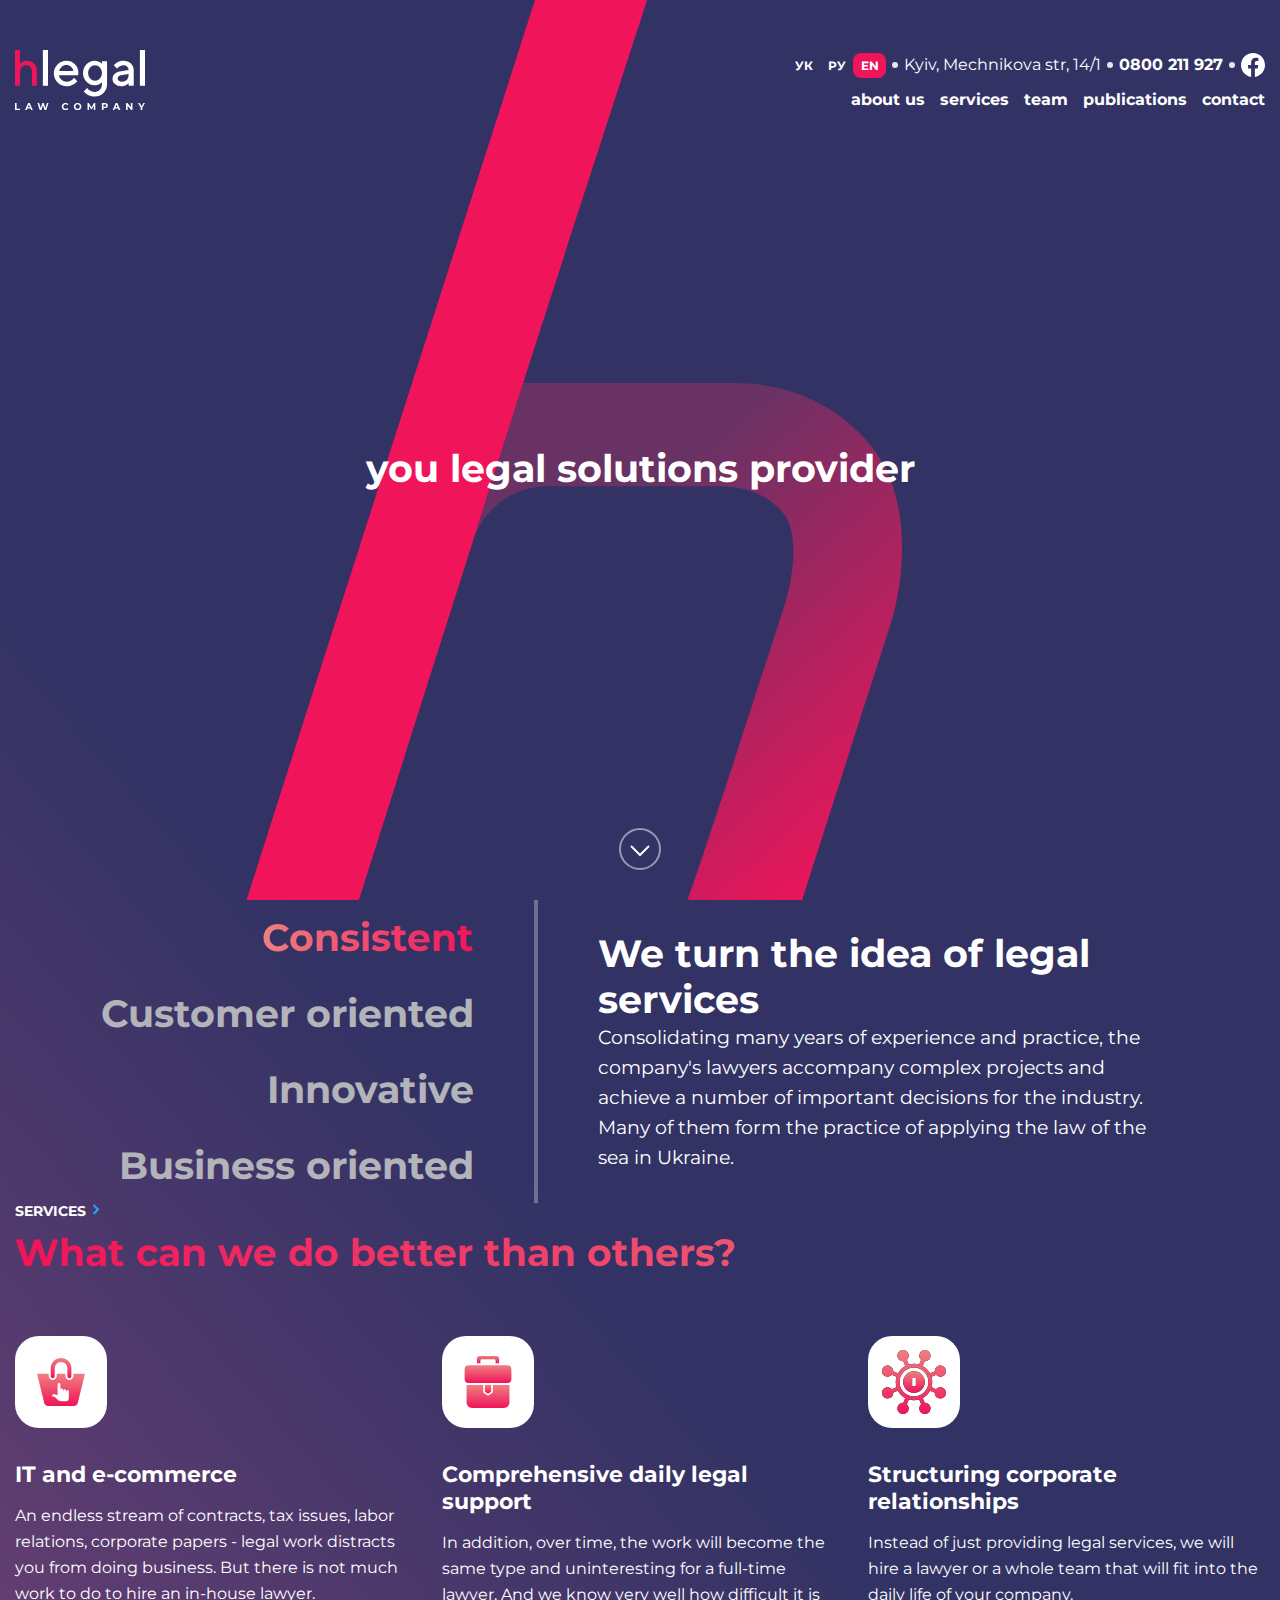
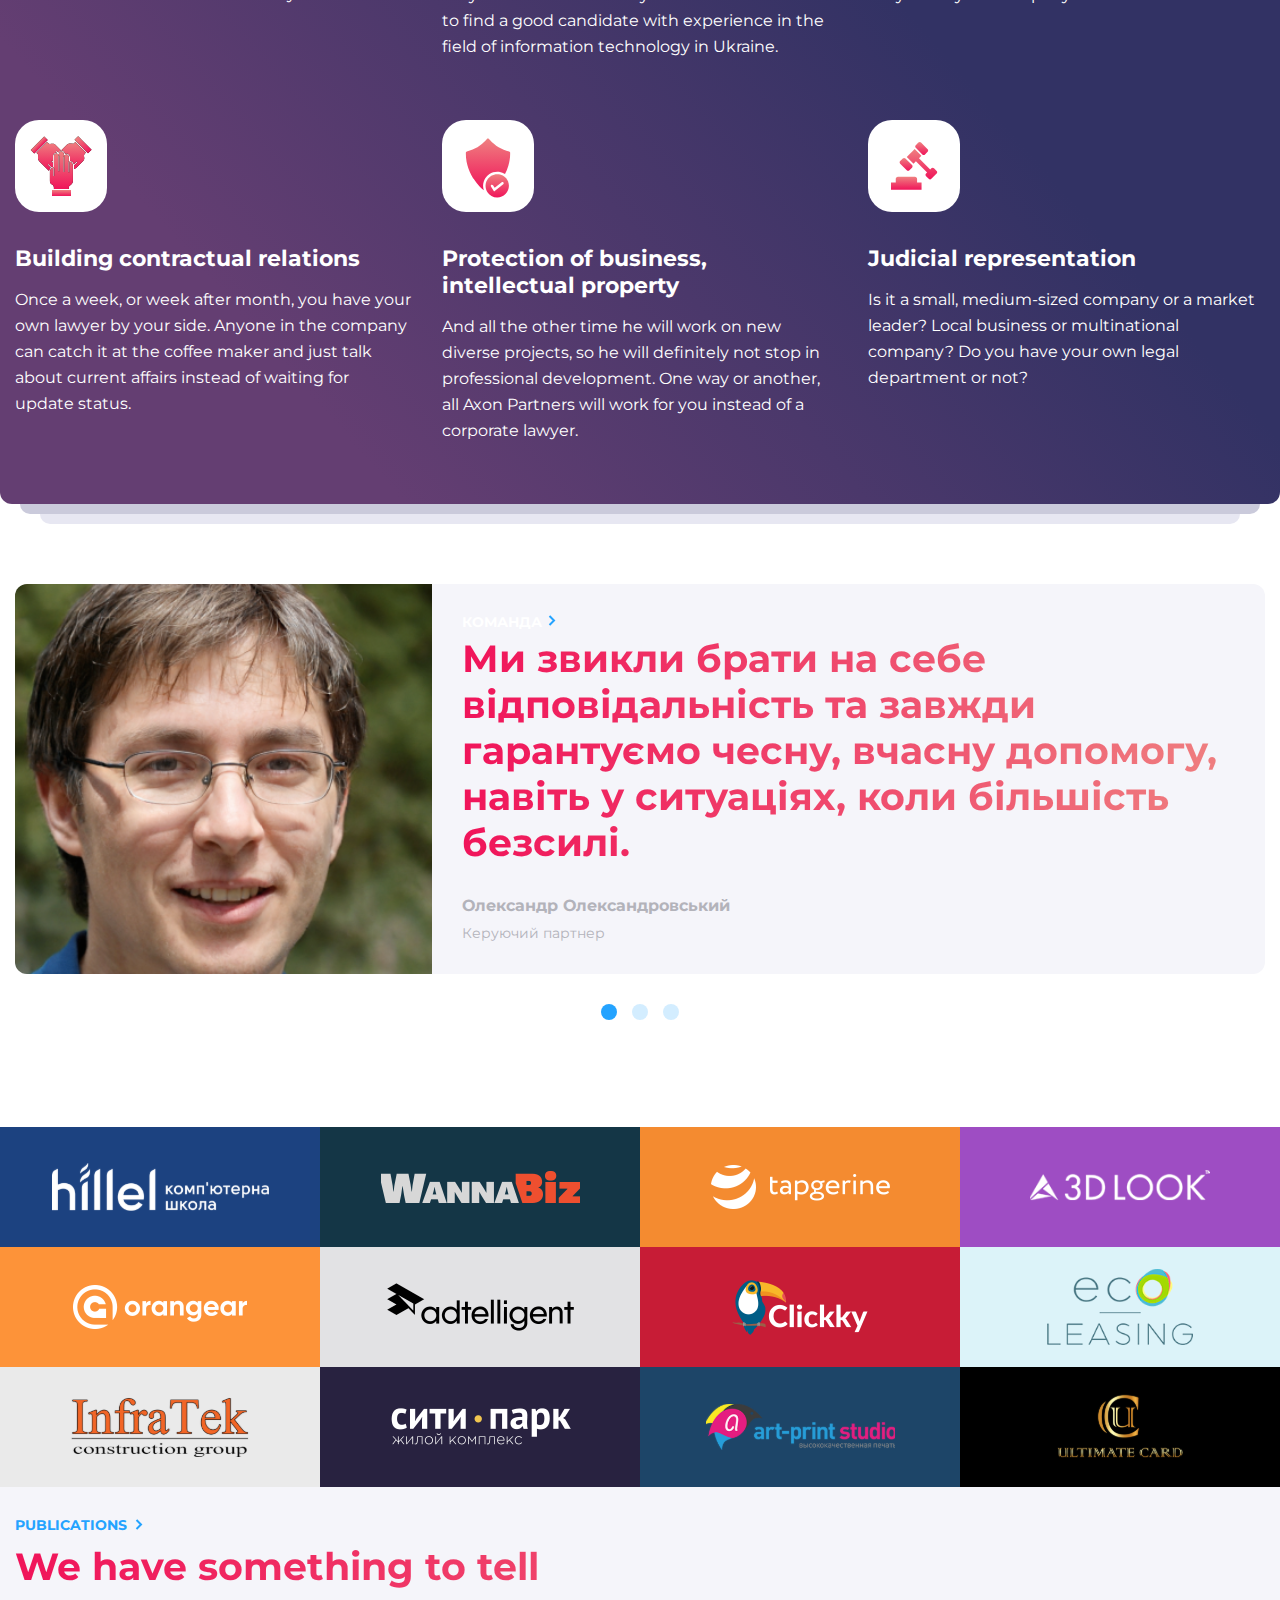
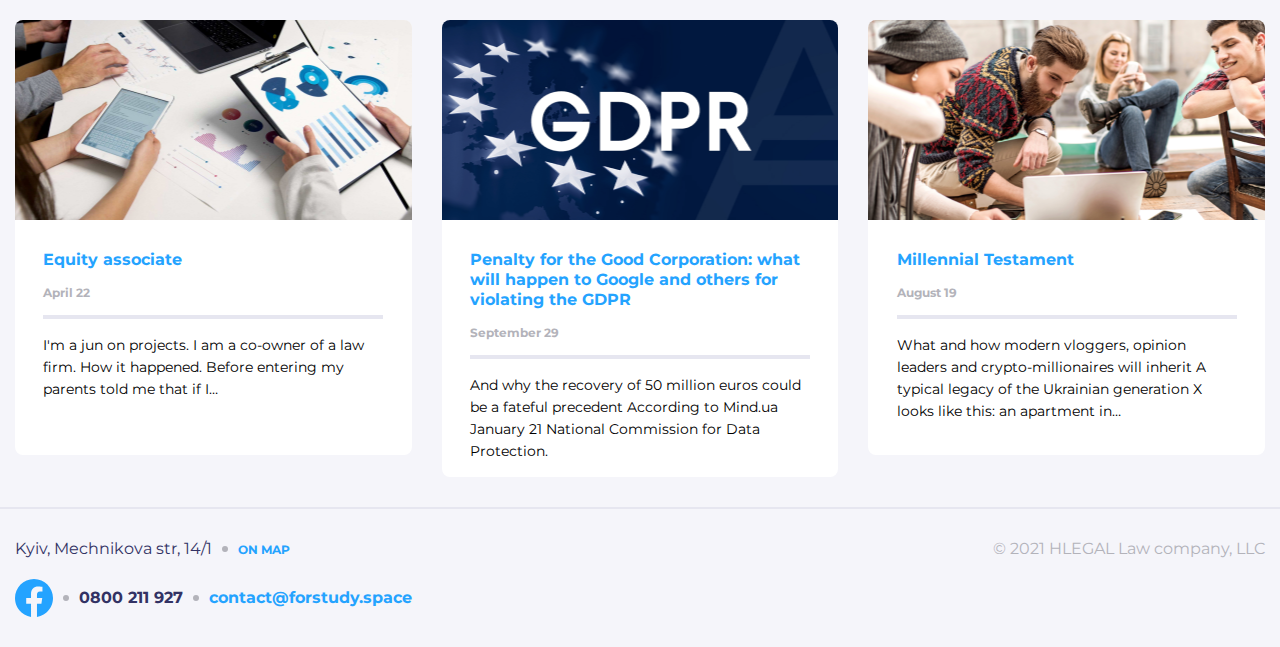
<file: index.html>
<!DOCTYPE html>
<html lang="en">

<head>
	<meta charset="UTF-8">
	<meta http-equiv="X-UA-Compatible"
		content="IE=edge">
	<meta name="viewport"
		content="width=device-width, initial-scale=1.0">
	<title>Hlegal</title>
	<link rel="preconnect"
		href="https://fonts.googleapis.com">
	<link rel="preconnect"
		href="https://fonts.gstatic.com"
		crossorigin>
	<link href="https://fonts.googleapis.com/css2?family=Montserrat:wght@400;700&display=swap"
		rel="stylesheet">
	<link rel="stylesheet"
		href="./styles/main.css">
</head>

<body>
	<header class="section-gradient">
		<div class="section-gradient__shadow section-gradient__shadow--1"></div>
		<div class="section-gradient__shadow section-gradient__shadow--2"></div>
		<input id="burger-btn"
			class="burger-btn"
			type="checkbox">
		<div class="mobile-navigation">
			<input id="mob-nav-close"
				class="mob-nav-close"
				type="checkbox">
			<label for="mob-nav-close"
				class="mob-nav-close__label"
				for=""></label>
			<ul class="mob-nav-close__list">
				<li><a class="mob-nav-close__item fw-bold"
						href="#">about us</a></li>
				<li><a class="mob-nav-close__item fw-bold"
						href="./pages/service-page.html">послуги</a></li>
				<li><a class="mob-nav-close__item fw-bold"
						href="#">команда</a></li>
				<li><a class="mob-nav-close__item fw-bold"
						href="#">публікації</a></li>
				<li><a class="mob-nav-close__item fw-bold"
						href="./pages/contact-form.html">контакти</a></li>
			</ul>
		</div>
		<div class="main-wrap">
			<div class="main-wrap-bg">
				<object class="main-wrap-bg__object"
					data="./assets/images/main/main-symbol.svg"
					type="">
				</object>
				<div class="header container">
					<div class="grid-header">
						<a class="grid-header__logo"
							href="./index.html"></a>
						<div class="grid-header__contacts">
							<form class="language-selection"
								enctype="multipart/form-data"
								method="post">
								<input value="ua"
									class="language-selection__btn"
									name="page-language"
									id="ua-language"
									type="radio">
								<label for="ua-language"
									class="language-selection__label txt-xtra-sm fw-bold">УК</label>
								<input value="ru"
									class="language-selection__btn"
									name="page-language"
									id="ru-language"
									type="radio">
								<label for="ru-language"
									class="language-selection__label txt-xtra-sm fw-bold">РУ</label>
								<input checked
									value="en"
									class="language-selection__btn"
									name="page-language"
									id="en-language"
									type="radio">
								<label for="en-language"
									class="language-selection__label txt-xtra-sm fw-bold">EN</label>
							</form>
							<div class="dot-separator"></div>
							<p class="header-row__header-txt header-row__header-txt--sm">
								Kyiv, Mechnikova str, 14/1
							</p>
							<object class="dot-separator"></object>
							<p
								class="phone_number header-row__header-txt header-row__header-mobile header-row__header-txt--bold fw-bold">
								0800 211 927
							</p>
							<object class="dot-separator"></object>
							<a class="grid-header__facebook-link"
								href="#"></a>
						</div>
						<div class="grid-header__navigation">
							<ul class="nav-list">
								<li class="nav-list--position"><a href="#"
										class="txt-regular-sm fw-bold">about us</a>
								</li>
								<li class="nav-list--position"><a href="./pages/service-page.html"
										class="txt-regular-sm fw-bold">services</a>
								</li>
								<li class="nav-list--position"><a href="#"
										class="txt-regular-sm fw-bold">team</a></li>
								<li class="nav-list--position"><a href="#"
										class="txt-regular-sm fw-bold">publications</a>
								</li>
								<li class="nav-list--position"><a href="./pages/contact-form.html"
										class="txt-regular-sm fw-bold">contact</a>
								</li>
							</ul>
						</div>
						<div class="grid-header__mobile-navigation">

							<label class="burger-btn__label"
								for="burger-btn"></label>
						</div>
					</div>
					<h3 class="second-section txt-large fw-bold tb-sm-mr">
						you legal solutions provider
					</h3>
					<a href="#services"
						class="circle-btn"></a>
				</div>
			</div>
		</div>
		<div class="third-section third-section--position container">
			<ul class="advantages">
				<input checked
					name="advantages"
					id="Consistent"
					type="radio">
				<label class="txt-large fw-bold advantages__list"
					for="Consistent">Consistent</label>
				<input name="advantages"
					id="Customer_oriented"
					type="radio">
				<label class="txt-large fw-bold advantages__list"
					for="Customer_oriented">Customer oriented</label>
				<input name="advantages"
					id="Innovative"
					type="radio">
				<label class="txt-large fw-bold advantages__list"
					for="Innovative">Innovative</label>
				<input name="advantages"
					id="Business_oriented"
					type="radio">
				<label class="txt-large fw-bold advantages__list"
					for="Business_oriented">Business oriented</label>
			</ul>
			<div class="third-section__separator-rectang"></div>
			<div class="advantages__box">
				<h4 class="txt-large fw-bold txt-regular-mobile">
					We turn the idea of legal services
				</h4>
				<p class="advantages__txt regular-up">
					Consolidating many years of experience and practice, the company's lawyers accompany complex projects and
					achieve a number of important decisions for the industry. Many of them form the practice of applying the law
					of the sea in Ukraine.
				</p>
			</div>
		</div>
		<div class="services services--position container">
			<div class="services__title">
				<a id="services"
					class="txt-sm txt-link fw-bold"
					href="#">Services<object data="./assets/images/main/blue-arrow.svg"
						type=""></object></a>
				<h4 class="services__subheading txt-large fw-bold txt-grad-purple">
					What can we do better than others?
				</h4>
			</div>
			<div class="services__cards">
				<div class="card col-4 col-sm-6 col-xsm-12">
					<object data="./assets/images/main/basket_symbol.svg"
						type=""></object>
					<h5 class="card__title card__title--position txt-bold fw-bold">
						IT and e-commerce
					</h5>
					<p class="card__txt card__txt--position txt-regular">
						An endless stream of contracts, tax issues, labor relations, corporate papers - legal work distracts you
						from doing business. But there is not much work to do to hire an in-house lawyer.
					</p>
				</div>
				<div class="card col-4 col-sm-6 col-xsm-12">
					<object data="./assets/images/main/diplomat-sybmol.svg"
						type=""></object>
					<h5 class="card__title card__title--position txt-bold fw-bold">
						Comprehensive daily
						legal support
					</h5>
					<p class="card__txt card__txt--position txt-regular">
						In addition, over time, the work will become the same type and uninteresting for a full-time lawyer. And
						we know very well how difficult it is to find a good candidate with experience in the field of
						information
						technology in Ukraine.
					</p>
				</div>
				<div class="card col-4 col-sm-6 col-xsm-12">
					<object data="./assets/images/main/structure-symbol.svg"
						type=""></object>
					<h5 class="card__title card__title--position txt-bold fw-bold">
						Structuring corporate relationships
					</h5>
					<p class="card__txt card__txt--position txt-regular">
						Instead of just providing legal services, we will hire a lawyer or a whole team that will fit into the
						daily life of your company.
					</p>
				</div>
				<div class="card col-4 col-sm-6 col-xsm-12">
					<object data="./assets/images/main/team-symbol.svg"
						type=""></object>
					<h5 class="card__title card__title--position txt-bold fw-bold">
						Building contractual relations
					</h5>
					<p class="card__txt card__txt--position txt-regular">
						Once a week, or week after month, you have your own lawyer by your side. Anyone in the company can catch
						it at the coffee maker and just talk about current affairs instead of waiting for update status.
					</p>
				</div>
				<div class="card col-4 col-sm-6 col-xsm-12">
					<object data="./assets/images/main/shield-symbol.svg"
						type=""></object>
					<h5 class="card__title card__title--position txt-bold fw-bold">
						Protection of business, intellectual property
					</h5>
					<p class="card__txt card__txt--position txt-regular">
						And all the other time he will work on new diverse projects, so he will definitely not stop in
						professional development. One way or another, all Axon Partners will work for you instead of a corporate
						lawyer.
					</p>
				</div>
				<div class="card col-4 col-sm-6 col-xsm-12">
					<object data="./assets/images/main/judjment-symbol.svg"
						type=""></object>
					<h5 class="card__title card__title--position txt-bold fw-bold">
						Judicial representation
					</h5>
					<p class="card__txt card__txt--position txt-regular">
						Is it a small, medium-sized company or a market leader? Local business or multinational company? Do you
						have your own legal department or not?
					</p>
				</div>
			</div>
		</div>
	</header>
	<main class="main">
		<div class="reviews container">
			<div class="review-card">
				<div class="review-card__img col-tbhd-6 col-4"></div>
				<div class="review  col-tbhd-6 col-8">
					<a class="txt-sm txt-link fw-bold txt-link--position"
						href="#">команда<object data="./assets/images/main/blue-arrow.svg"
							type=""></object></a>
					<h3 class="txt-large-mobile txt-large fw-bold review__paragraph review__paragraph--position">
						Ми звикли брати на себе відповідальність та завжди гарантуємо чесну, вчасну допомогу, навіть у ситуаціях,
						коли більшість безсилі.
					</h3>
					<h4 class="txt-regular-sm fw-bold review__name review__name--position">
						Олександр Олександровський
					</h4>
					<p class="txt-sm-up review__post review__post--position">
						Керуючий партнер
					</p>
				</div>
			</div>
			<div class="carousel">
				<input checked
					class="carousel__input"
					id="1"
					name="review-carousel"
					type="radio">
				<label class="carousel__btn"
					for="1"></label>
				<input class="carousel__input"
					id="2"
					name="review-carousel"
					type="radio">
				<label class="carousel__btn"
					for="2"></label>
				<input class="carousel__input"
					id="3"
					name="review-carousel"
					type="radio">
				<label class="carousel__btn"
					for="3"></label>
			</div>
		</div>
		<div class="partners">
			<h3 class="fw-bold txt-sm partners__title partners__title--position">
				They already trust us
			</h3>
			<div class="partners__box">
				<div class="partners__cell partners__cell--color-1 col-3 col-sm-4 col-xsm-12">
					<object class="partners__object"
						data="./assets/images/main/partners/hillel-logo.svg"
						type=""></object>
				</div>
				<div class="partners__cell partners__cell--color-2 col-3 col-sm-4 col-xsm-12">
					<object class="partners__object"
						data="./assets/images/main/partners/wanna_biz-logo.svg"
						type=""></object>
				</div>
				<div class="partners__cell partners__cell--color-3 col-3 col-sm-4 col-xsm-12">
					<object class="partners__object"
						data="./assets/images/main/partners/tapgerine-logo.svg"
						type=""></object>
				</div>
				<div class="partners__cell partners__cell--color-4 col-3 col-sm-4 col-xsm-12">
					<object class="partners__object"
						data="./assets/images/main/partners/3d_look-logo.svg"
						type=""></object>
				</div>
				<div class="partners__cell partners__cell--color-5 col-3 col-sm-4 col-xsm-12">
					<object class="partners__object"
						data="./assets/images/main/partners/orange_gear-logo.svg"
						type=""></object>
				</div>
				<div class="partners__cell partners__cell--color-6 col-3 col-sm-4 col-xsm-12">
					<object class="partners__object"
						data="./assets/images/main/partners/adtelligent-logo.svg"
						type=""></object>
				</div>
				<div class="partners__cell partners__cell--color-7 col-3 col-sm-4 col-xsm-12">
					<object class="partners__object"
						data="./assets/images/main/partners/clickky-logo.svg"
						type=""></object>
				</div>
				<div class="partners__cell partners__cell--color-8 col-3 col-sm-4 col-xsm-12">
					<object class="partners__object"
						data="./assets/images/main/partners/ecolease-logo.svg"
						type=""></object>
				</div>
				<div class="partners__cell partners__cell--color-9 col-3 col-sm-4 col-xsm-12">
					<object class="partners__object"
						data="./assets/images/main/partners/infra_tek-logo.svg"
						type=""></object>
				</div>
				<div class="partners__cell partners__cell--color-10 col-3 col-sm-4 col-xsm-12">
					<object class="partners__object"
						data="./assets/images/main/partners/city_park-logo.svg"
						type=""></object>
				</div>
				<div class="partners__cell partners__cell--color-11 col-3 col-sm-4 col-xsm-12">
					<object class="partners__object"
						data="./assets/images/main/partners/art_print-logo.svg"
						type=""></object>
				</div>
				<div class="partners__cell partners__cell--color-12 col-3 col-sm-4 col-xsm-12">
					<object class="partners__object"
						data="./assets/images/main/partners/altimate_card-logo.svg"
						type=""></object>
				</div>
			</div>
		</div>
		<div class="last-section__bg">
			<div class="last-section container">
				<a class="txt-sm txt-link fw-bold txt-link--position"
					href="#">Publications<object data="./assets/images/main/blue-arrow.svg"
						type=""></object></a>
				<h3 class="last-section__title fw-bold txt-large txt-grad-purple">
					We have something to tell
				</h3>
				<div class="last-section__cards">
					<div class="col-4 col-sm-6 col-sm-6--pad col-xsm-12">
						<div class="publication-card">
							<div class="publication-card__object publication-card__object--tablets"></div>
							<div class="publication-card__box">
								<h4 class="fw-bold txt-regular-sm publication-card__title publication-card__title--position">
									Equity associate
								</h4>
								<p class="txt-xtra-sm fw-bold publication-card__date publication-card__date--position">
									April 22
								</p>
								<P class="txt-sm-up publication-card__txt publication-card__txt--position">
									I'm a jun on projects. I am a co-owner of a law firm. How it happened. Before entering my parents told
									me
									that if I…
								</P>
							</div>
						</div>
					</div>
					<div class="col-4 col-sm-6 col-sm-6--pad col-xsm-12">
						<div class="publication-card">
							<div class="publication-card__object publication-card__object--gdpr"></div>
							<div class="publication-card__box">
								<h4 class="fw-bold txt-regular-sm publication-card__title publication-card__title--position">
									Penalty for the Good Corporation: what will happen to Google and others for violating the GDPR
								</h4>
								<p class="txt-xtra-sm fw-bold publication-card__date publication-card__date--position">
									September 29
								</p>
								<P class="txt-sm-up publication-card__txt publication-card__txt--position">
									And why the recovery of 50 million euros could be a fateful precedent According to Mind.ua January 21
									National Commission for Data Protection.
								</P>
							</div>
						</div>
					</div>
					<div class="col-4 col-sm-12 col-xsm-12">
						<div class="publication-card">
							<div class="publication-card__object publication-card__object--team"></div>
							<div class="publication-card__box">
								<h4 class="fw-bold txt-regular-sm publication-card__title publication-card__title--position">
									Millennial Testament
								</h4>
								<p class="txt-xtra-sm fw-bold publication-card__date publication-card__date--position">
									August 19
								</p>
								<P class="txt-sm-up publication-card__txt publication-card__txt--position">
									What and how modern vloggers, opinion leaders and crypto-millionaires will inherit A typical legacy of
									the
									Ukrainian generation X looks like this: an apartment in…
								</P>
							</div>
						</div>
					</div>
				</div>
			</div>
		</div>
	</main>
	<footer class="footer">
		<div class="footer-box container">
			<div>
				<div class="footer__row">
					<p class="txt-regular-sm footer__txt--night-sky">
						Kyiv, Mechnikova str, 14/1
					</p>
					<div class="footer__dot-separ"></div>
					<a class="txt-xtra-sm fw-bold footer__map"
						href="#">
						On map
					</a>
				</div>
				<div class="footer__row">
					<object data="./assets/images/footer/facebook_blue-logo.svg"
						type=""></object>
					<div class="footer__dot-separ"></div>
					<p class="txt-regular-sm fw-bold footer__txt--position footer__txt--night-sky">
						0800 211 927
					</p>
					<div class="footer__dot-separ"></div>
					<p class="txt-regular-sm fw-bold footer__txt--position footer__txt--blue">
						contact@forstudy.space
					</p>
				</div>
			</div>
			<p class="txt-regular-sm footer__copyright--position footer__copyright">
				© 2021 HLEGAL Law company, LLC
			</p>
		</div>
	</footer>
</body>

</html>
</file>
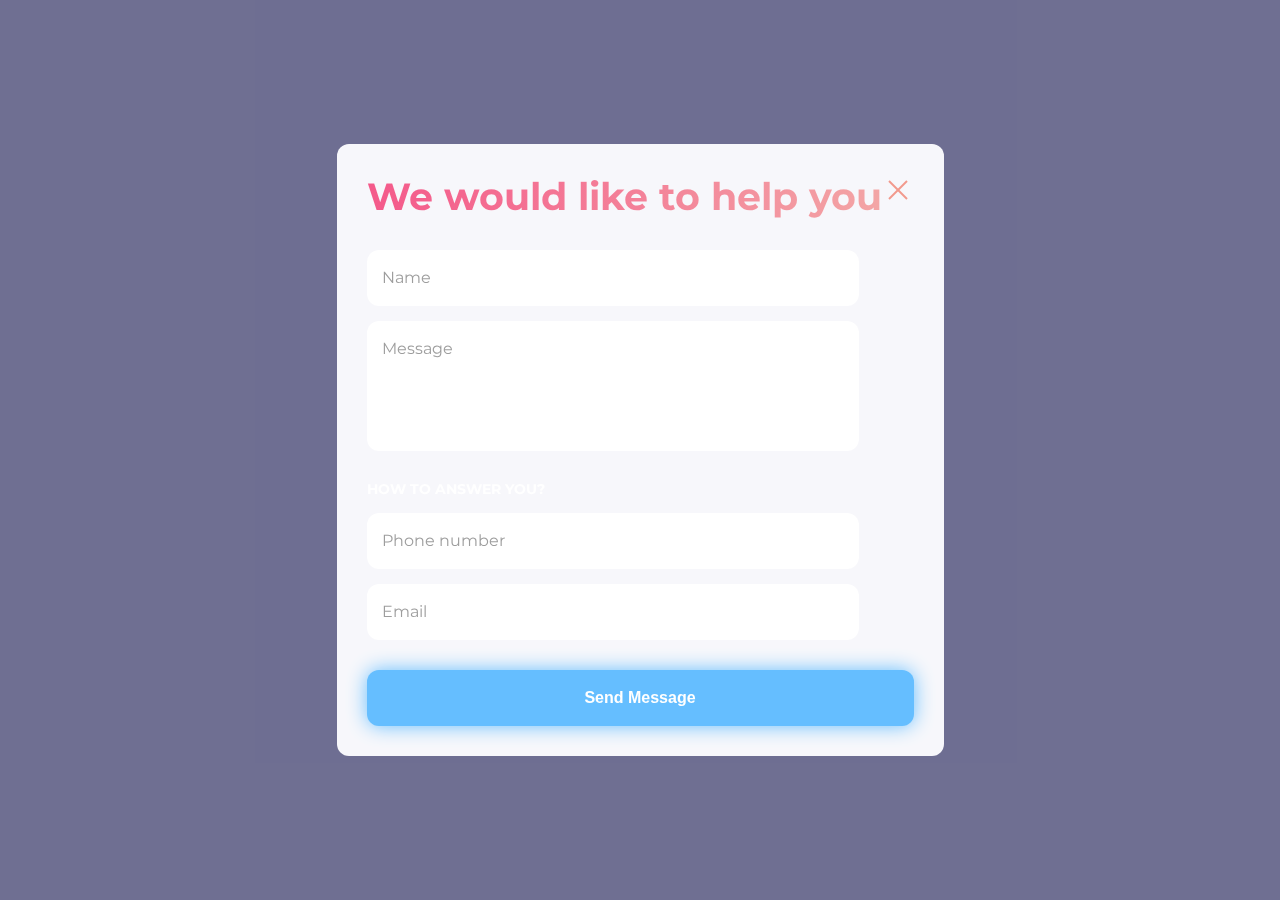
<file: pages/contact-form.html>
<!DOCTYPE html>
<html lang="en">

<head>
	<meta charset="UTF-8">
	<meta http-equiv="X-UA-Compatible"
		content="IE=edge">
	<meta name="viewport"
		content="width=device-width, initial-scale=1.0">
	<title>Contact form</title>
	<link rel="preconnect"
		href="https://fonts.googleapis.com">
	<link rel="preconnect"
		href="https://fonts.gstatic.com"
		crossorigin>
	<link href="https://fonts.googleapis.com/css2?family=Montserrat:wght@400;700&display=swap"
		rel="stylesheet">
	<link rel="stylesheet"
		href="../styles/main.css">
</head>

<body>
	<div class="contact-form__main">
		<div class="container">
			<div class="contact-form-box">
				<div class="contact-form-box__container">
					<div class="div">
						<h3 class="contact-form-box__subheading txt-large-mobile txt-large fw-bold txt-grad-purple">
							We would like to help you
						</h3>
						<a class="contact-form-box__close-btn"
							href="../index.html"></a>
					</div>
					<form class="contact-form"
						action="#"
						method="post"
						enctype="multipart/form-data">
						<input placeholder="Name"
							class="contact-form__input txt-regular"
							type="text">
						<input class="contact-form__input txt-regular contact-form__input--size"
							type="text"
							placeholder="Message"></input>
						<p class="contact-form__user-data txt-sm fw-bold contact-form__user-data--size">
							How to answer you?
						</p>
						<input placeholder="Phone number"
							class="contact-form__input txt-regular"
							type="text">
						<input placeholder="Email"
							class="contact-form__input txt-regular"
							type="text">
						<button class="contact-form__send-btn txt-regular-sm fw-bold contact-form__send-btn--size"
							type="submit">Send Message</button>
					</form>
				</div>
			</div>
		</div>
	</div>
</body>

</html>
</file>
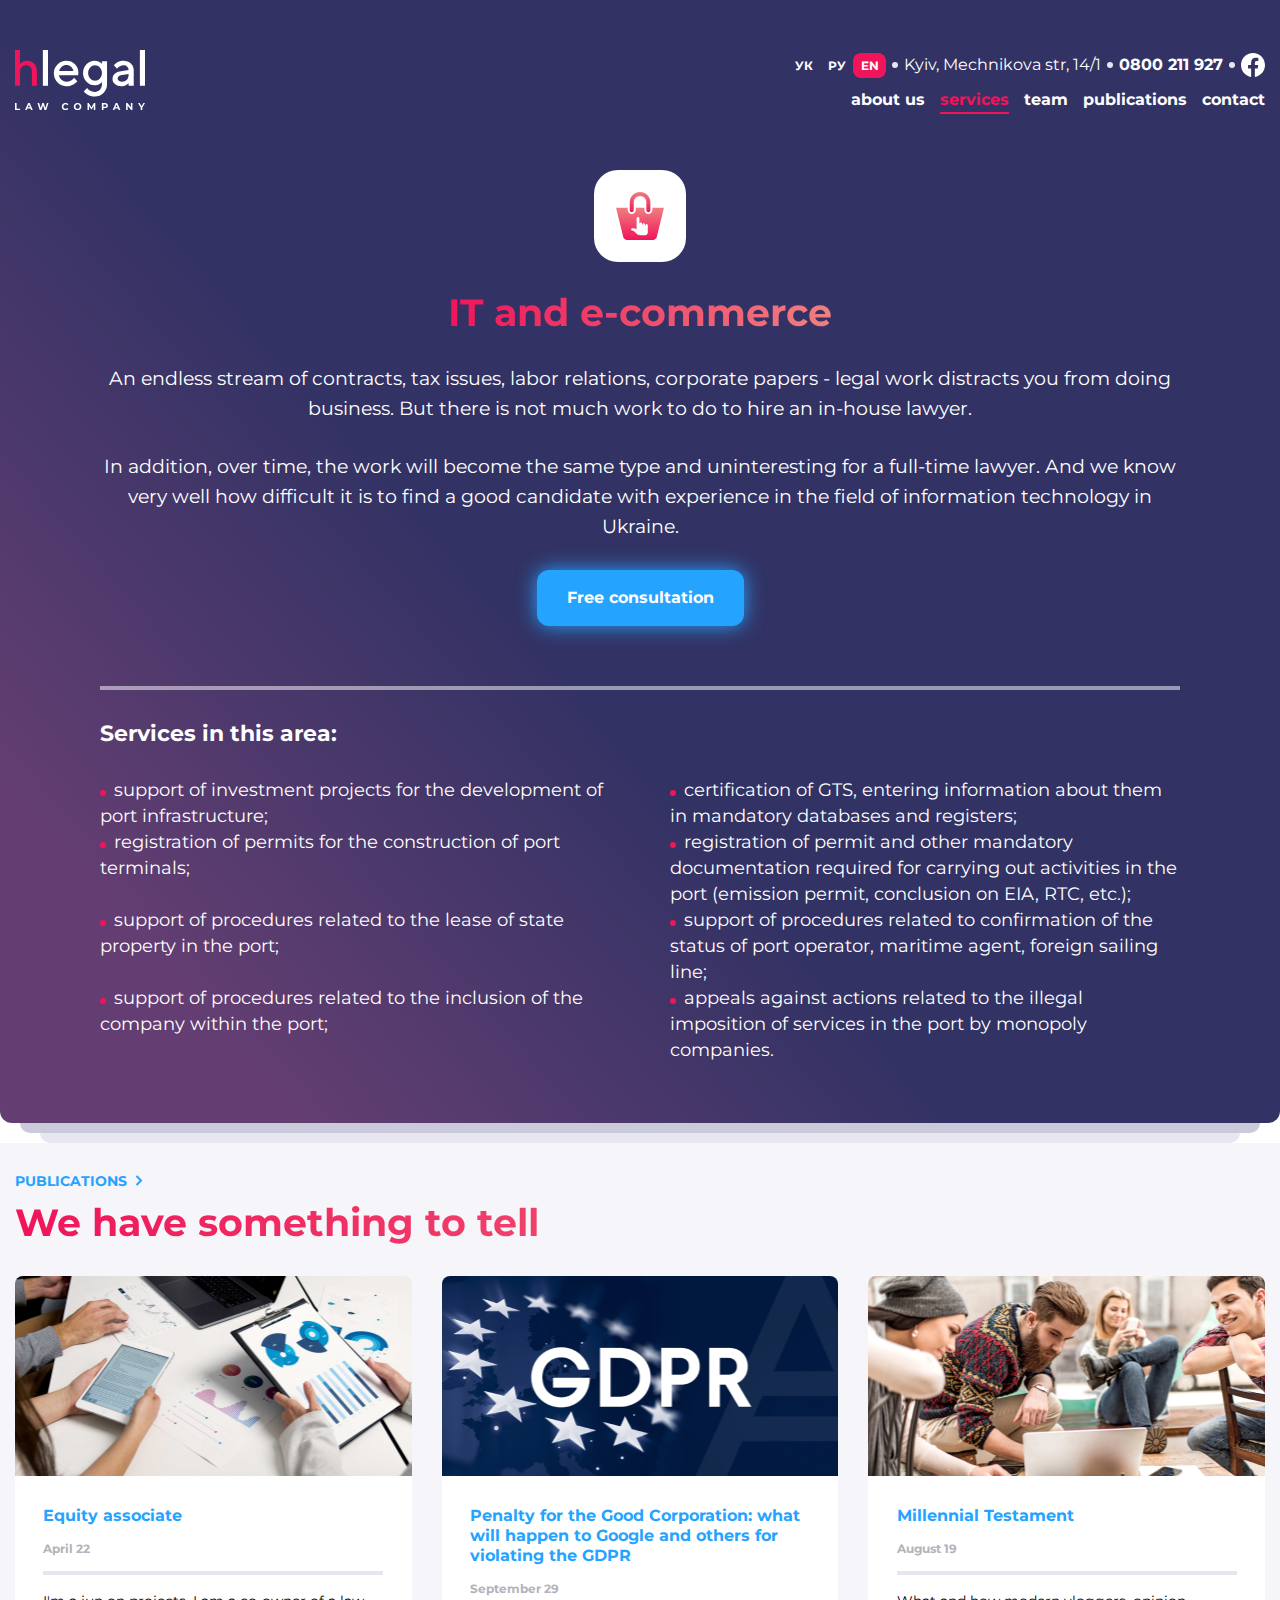
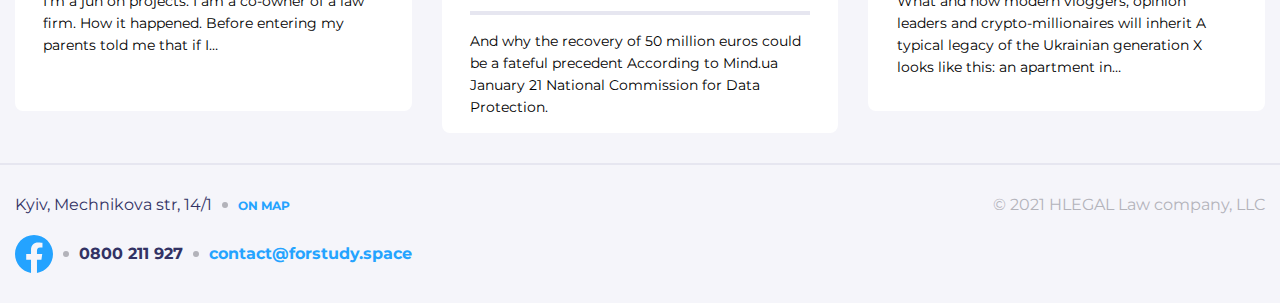
<file: pages/service-page.html>
<!DOCTYPE html>
<html lang="en">

<head>
	<meta charset="UTF-8">
	<meta http-equiv="X-UA-Compatible"
		content="IE=edge">
	<meta name="viewport"
		content="width=device-width, initial-scale=1.0">
	<title>Services</title>
	<link rel="preconnect"
		href="https://fonts.googleapis.com">
	<link rel="preconnect"
		href="https://fonts.gstatic.com"
		crossorigin>
	<link href="https://fonts.googleapis.com/css2?family=Montserrat:wght@400;700&display=swap"
		rel="stylesheet">
	<link rel="stylesheet"
		href="../styles/main.css">
</head>

<body>
	<header class="section-gradient">
		<div class="section-gradient__shadow section-gradient__shadow--1"></div>
		<div class="section-gradient__shadow section-gradient__shadow--2"></div>
		<input id="burger-btn"
			class="burger-btn"
			type="checkbox">
		<div class="mobile-navigation">
			<input id="mob-nav-close"
				class="mob-nav-close"
				type="checkbox">
			<label for="mob-nav-close"
				class="mob-nav-close__label"
				for=""></label>
			<ul class="mob-nav-close__list">
				<li><a class="mob-nav-close__item fw-bold"
						href="#">about us</a></li>
				<li><a class="mob-nav-close__item fw-bold"
						href="./pages/service-page.html">послуги</a></li>
				<li><a class="mob-nav-close__item fw-bold"
						href="#">команда</a></li>
				<li><a class="mob-nav-close__item fw-bold"
						href="#">публікації</a></li>
				<li><a class="mob-nav-close__item fw-bold"
						href="./pages/contact-form.html">контакти</a></li>
			</ul>
		</div>
		<div class="main-wrap">
			<div class="header container">
				<div class="grid-header">
					<a class="grid-header__logo grid-header__logo--serv"
						href="../index.html"></a>
					<div class="grid-header__contacts grid-header__contacts--serv">
						<form class="language-selection"
							enctype="multipart/form-data"
							method="post">
							<input value="ua"
								class="language-selection__btn"
								name="page-language"
								id="ua-language"
								type="radio">
							<label for="ua-language"
								class="language-selection__label txt-xtra-sm fw-bold">УК</label>
							<input value="ru"
								class="language-selection__btn"
								name="page-language"
								id="ru-language"
								type="radio">
							<label for="ru-language"
								class="language-selection__label txt-xtra-sm fw-bold">РУ</label>
							<input checked
								value="en"
								class="language-selection__btn"
								name="page-language"
								id="en-language"
								type="radio">
							<label for="en-language"
								class="language-selection__label txt-xtra-sm fw-bold">EN</label>
						</form>
						<div class="dot-separator"></div>
						<p class="header-row__header-txt header-row__header-txt--sm">
							Kyiv, Mechnikova str, 14/1
						</p>
						<object class="dot-separator"></object>
						<p
							class="phone_number header-row__header-txt header-row__header-mobile header-row__header-txt--bold fw-bold">
							0800 211 927
						</p>
						<object class="dot-separator"></object>
						<a class="grid-header__facebook-link"
							href="#"></a>
					</div>
					<div class="grid-header__navigation">
						<ul class="nav-list">
							<li class="nav-list--position"><a href="#"
									class="txt-regular-sm fw-bold">about us</a>
							</li>
							<li class="nav-list--position nav-list--active"><a href="../pages/service-page.html"
									class="txt-regular-sm fw-bold">services</a>
							</li>
							<li class="nav-list--position"><a href="#"
									class="txt-regular-sm fw-bold">team</a></li>
							<li class="nav-list--position"><a href="#"
									class="txt-regular-sm fw-bold">publications</a>
							</li>
							<li class="nav-list--position"><a href="../pages/contact-form.html"
									class="txt-regular-sm fw-bold">contact</a>
							</li>
						</ul>
					</div>
					<div class="grid-header__mobile-navigation grid-header__mobile-navigation--serv">
						<label class="burger-btn__label"
							for="burger-btn"></label>
					</div>
				</div>
				<div class="big-card big-card--mr">
					<object class="big-card__object"
						data="../assets/images/main/basket_symbol.svg"
						type=""></object>
					<h3 class="big-card__title fw-bold txt-large txt-grad-purple">
						IT and e-commerce
					</h3>
					<p class="big-card__paragraph big-card__paragraph--mr regular-up">
						An endless stream of contracts, tax issues, labor relations, corporate papers - legal work distracts you
						from doing business. But there is not much work to do to hire an in-house lawyer.
					</p>
					<p class="big-card__paragraph big-card__paragraph--mr regular-up">
						In addition, over time, the work will become the same type and uninteresting for a full-time lawyer. And we
						know very well how difficult it is to find a good candidate with experience in the field of information
						technology in Ukraine.
					</p>
					<a class="big-card__btn big-card__btn--mr fw-bold txt-regular-sm"
						href="../pages/contact-form.html">Free consultation</a>
				</div>
				<div class="services-list services-list--mr">
					<h4 class="fw-bold txt-bold">
						Services in this area:
					</h4>
					<ul class="services-list__box services-list__box--mr">
						<li class="services-list__item regular-services col-6">support of investment projects for the development of
							port
							infrastructure;
						</li>
						<li class="services-list__item regular-services col-6 col-xsm-12">certification of GTS, entering information
							about them
							in mandatory databases and registers;</li>
						<li class="services-list__item regular-services col-6 col-xsm-12">registration of permits for the
							construction of port
							terminals;</li>
						<li class="services-list__item regular-services col-6 col-xsm-12">registration of permit and other mandatory
							documentation required for carrying out activities in the
							port (emission permit, conclusion on EIA, RTC, etc.);</li>
						<li class="services-list__item regular-services col-6 col-xsm-12">support of procedures related to the lease
							of state
							property in the port;</li>
						<li class="services-list__item regular-services col-6 col-xsm-12">support of procedures related to
							confirmation of the
							status of port operator, maritime agent, foreign
							sailing line;</li>
						<li class="services-list__item regular-services col-6 col-xsm-12">support of procedures related to the
							inclusion of the
							company within the port;</li>
						<li class="services-list__item regular-services col-6 col-xsm-12">appeals against actions related to the
							illegal
							imposition of services in the port by monopoly companies.
						</li>
					</ul>
				</div>
			</div>
		</div>
		</div>
	</header>
	<main>
		<div class="last-section__bg">
			<div class="last-section container">
				<a class="txt-sm txt-link fw-bold txt-link--position"
					href="#">Publications<object data="../assets/images/main/blue-arrow.svg"
						type=""></object></a>
				<h3 class="last-section__title fw-bold txt-large txt-grad-purple">
					We have something to tell
				</h3>
				<div class="last-section__cards">
					<div class="col-4 col-sm-6 col-sm-6--pad col-xsm-12">
						<div class="publication-card">
							<div class="publication-card__object publication-card__object--tablets"></div>
							<div class="publication-card__box">
								<h4 class="fw-bold txt-regular-sm publication-card__title publication-card__title--position">
									Equity associate
								</h4>
								<p class="txt-xtra-sm fw-bold publication-card__date publication-card__date--position">
									April 22
								</p>
								<P class="txt-sm-up publication-card__txt publication-card__txt--position">
									I'm a jun on projects. I am a co-owner of a law firm. How it happened. Before entering my parents told
									me
									that if I…
								</P>
							</div>
						</div>
					</div>
					<div class="col-4 col-sm-6 col-sm-6--pad col-xsm-12">
						<div class="publication-card">
							<div class="publication-card__object publication-card__object--gdpr"></div>
							<div class="publication-card__box">
								<h4 class="fw-bold txt-regular-sm publication-card__title publication-card__title--position">
									Penalty for the Good Corporation: what will happen to Google and others for violating the GDPR
								</h4>
								<p class="txt-xtra-sm fw-bold publication-card__date publication-card__date--position">
									September 29
								</p>
								<P class="txt-sm-up publication-card__txt publication-card__txt--position">
									And why the recovery of 50 million euros could be a fateful precedent According to Mind.ua January 21
									National Commission for Data Protection.
								</P>
							</div>
						</div>
					</div>
					<div class="col-4 col-sm-12 col-xsm-12">
						<div class="publication-card">
							<div class="publication-card__object publication-card__object--team"></div>
							<div class="publication-card__box">
								<h4 class="fw-bold txt-regular-sm publication-card__title publication-card__title--position">
									Millennial Testament
								</h4>
								<p class="txt-xtra-sm fw-bold publication-card__date publication-card__date--position">
									August 19
								</p>
								<P class="txt-sm-up publication-card__txt publication-card__txt--position">
									What and how modern vloggers, opinion leaders and crypto-millionaires will inherit A typical legacy of
									the
									Ukrainian generation X looks like this: an apartment in…
								</P>
							</div>
						</div>
					</div>
				</div>
			</div>
		</div>
	</main>
	<footer class="footer">
		<div class="footer-box container">
			<div>
				<div class="footer__row">
					<p class="txt-regular-sm footer__txt--night-sky">
						Kyiv, Mechnikova str, 14/1
					</p>
					<div class="footer__dot-separ"></div>
					<a class="txt-xtra-sm fw-bold footer__map"
						href="#">
						On map
					</a>
				</div>
				<div class="footer__row">
					<object data="../assets/images/footer/facebook_blue-logo.svg"
						type=""></object>
					<div class="footer__dot-separ"></div>
					<p class="txt-regular-sm fw-bold footer__txt--position footer__txt--night-sky">
						0800 211 927
					</p>
					<div class="footer__dot-separ"></div>
					<p class="txt-regular-sm fw-bold footer__txt--position footer__txt--blue">
						contact@forstudy.space
					</p>
				</div>
			</div>
			<p class="txt-regular-sm footer__copyright--position footer__copyright">
				© 2021 HLEGAL Law company, LLC
			</p>
		</div>
	</footer>

</body>

</html>
</file>
<file: styles/main.css>
html, body, div, span, applet, object, iframe,
h1, h2, h3, h4, h5, h6, p, blockquote, pre,
a, abbr, acronym, address, big, cite, code,
del, dfn, em, img, ins, kbd, q, s, samp,
small, strike, strong, sub, sup, tt, var,
b, u, i, center,
dl, dt, dd, ol, ul, li,
fieldset, form, label, legend,
table, caption, tbody, tfoot, thead, tr, th, td,
article, aside, canvas, details, embed,
figure, figcaption, footer, header, hgroup,
menu, nav, output, ruby, section, summary,
time, mark, audio, video {
  margin: 0;
  padding: 0;
  border: 0;
  font-size: 100%;
  font: inherit;
  vertical-align: baseline;
  text-decoration: none;
}

* {
  box-sizing: border-box;
}

/* HTML5 display-role reset for older browsers */
article, aside, details, figcaption, figure,
footer, header, hgroup, menu, nav, section {
  display: block;
}

body {
  line-height: 1;
}

ol, ul {
  list-style: none;
}

blockquote, q {
  quotes: none;
}

blockquote:before, blockquote:after,
q:before, q:after {
  content: '';
  content: none;
}

table {
  border-collapse: collapse;
  border-spacing: 0;
}

body {
  font-family: 'Montserrat', sans-serif;
}

.col-1 {
  width: 8.33%;
  padding: 0 15px;
  flex-grow: 1;
}

.col-2 {
  width: 16.66%;
  padding: 0 15px;
  flex-grow: 1;
}

.col-3 {
  width: 24.99%;
  padding: 0 15px;
  flex-grow: 1;
}

.col-4 {
  width: 33.32%;
  padding: 0 15px;
  flex-grow: 1;
}

.col-5 {
  width: 41.65%;
  padding: 0 15px;
  flex-grow: 1;
}

.col-6 {
  width: 49.98%;
  padding: 0 15px;
  flex-grow: 1;
}

.col-7 {
  width: 58.31%;
  padding: 0 15px;
  flex-grow: 1;
}

.col-8 {
  width: 66.64%;
  padding: 0 15px;
  flex-grow: 1;
}

.col-9 {
  width: 74.97%;
  padding: 0 15px;
  flex-grow: 1;
}

.col-10 {
  width: 83.3%;
  padding: 0 15px;
  flex-grow: 1;
}

.col-11 {
  width: 91.63%;
  padding: 0 15px;
  flex-grow: 1;
}

.col-12 {
  width: 99.96%;
  padding: 0 15px;
  flex-grow: 1;
}

.container {
  max-width: 1320px;
  padding: 0 15px;
  margin: 0 auto;
}

.txt-xtra-sm {
  color: #fff;
  font-weight: 400;
  font-size: 12px;
  line-height: 15px;
}

.txt-sm {
  color: #fff;
  font-weight: 400;
  font-size: 14px;
  line-height: 17px;
}

.txt-sm-up {
  color: #fff;
  font-weight: 400;
  font-size: 14px;
  line-height: 22px;
}

.txt-regular-sm {
  color: #fff;
  font-weight: 400;
  font-size: 16px;
  line-height: 20px;
}

.txt-regular {
  color: #fff;
  font-weight: 400;
  font-size: 16px;
  line-height: 26px;
}

.regular-up {
  color: #fff;
  font-weight: 400;
  font-size: 19px;
  line-height: 30px;
}

.regular-services {
  color: #fff;
  font-weight: 400;
  font-size: 18px;
  line-height: 26px;
}

.txt-bold {
  color: #fff;
  font-weight: 400;
  font-size: 22px;
  line-height: 27px;
}

.txt-large {
  color: #fff;
  font-weight: 400;
  font-size: 38px;
  line-height: 46px;
}

.fw-bold {
  font-weight: 700;
}

.txt-grad-purple {
  background-image: linear-gradient(90deg, #F0145A, #EF8080);
  -webkit-background-clip: text;
  -webkit-text-fill-color: transparent;
}

.section-gradient {
  position: relative;
  min-height: calc(100vh - 20px);
  background: linear-gradient(229deg, #323264 12%, #323264 57%, #643E72 87%);
  border-radius: 0 0 12px 12px;
  margin-bottom: 20px;
}

.section-gradient__shadow {
  position: absolute;
  height: 10px;
  border-radius: 0 0 12px 12px;
}

.section-gradient__shadow--1 {
  background-color: #CACADB;
  bottom: -10px;
  left: 20px;
  width: calc(100% - 40px);
}

.section-gradient__shadow--2 {
  background-color: #E7E7F2;
  bottom: -20px;
  left: 40px;
  width: calc(100% - 80px);
}

.main-wrap {
  min-height: 100vh;
  position: relative;
}

.main-wrap-bg {
  min-height: 100vh;
  width: 100%;
  position: absolute;
  display: flex;
  align-items: stretch;
  justify-content: center;
  overflow-x: hidden;
}

.main-wrap-bg__object {
  position: absolute;
  min-height: 100vh;
}

.header {
  position: relative;
  width: 100%;
  display: flex;
  flex-direction: column;
  justify-content: space-between;
  align-items: center;
  z-index: 100;
}

.header div {
  color: white;
}

.grid-header {
  display: grid;
  width: 100%;
  padding-top: 50px;
  justify-content: space-between;
  grid-template-columns: repeat(2, 1fr);
  grid-template-rows: repeat(2, 1fr);
  grid-template-areas: "logo contacts" "logo navigation";
}

.grid-header__logo {
  grid-area: logo;
  width: 130px;
  height: 60px;
  background-position: center;
  background-repeat: no-repeat;
  background-image: url(../assets/images/header/hlegal-logo.svg);
}

.grid-header__contacts {
  grid-area: contacts;
  display: flex;
  align-items: center;
  justify-content: flex-end;
}

.grid-header__contacts .language-selection {
  display: flex;
}

.grid-header__contacts .language-selection__btn {
  display: none;
}

.grid-header__contacts .language-selection__label {
  display: flex;
  align-items: center;
  justify-content: center;
  background-color: transparent;
  border: none;
  width: 33px;
  height: 25px;
}

.grid-header__contacts .language-selection__btn:checked + .language-selection__label {
  background-color: #F0145A;
  border-radius: 8px;
}

.grid-header__contacts .language-selection__label:hover {
  background-color: #F0145A;
  border-radius: 8px;
  transition: 0.3s;
}

.grid-header__contacts .dot-separator {
  width: 6px;
  height: 6px;
  border-radius: 50%;
  background-color: #E6E6F0;
  margin: 0 6px;
}

.grid-header__facebook-link {
  width: 24px;
  height: 24px;
  background-image: url(../assets/images/header/facebook_white.svg);
  background-position: center;
}

.grid-header__navigation {
  grid-area: navigation;
  display: flex;
  align-items: center;
  justify-content: flex-end;
  margin-top: 10px;
}

.grid-header__navigation .nav-list {
  display: flex;
}

.grid-header__navigation .nav-list--position {
  margin-left: 15px;
}

.grid-header__navigation .nav-list a {
  padding-bottom: 3px;
  border-bottom: 2px solid transparent;
}

.grid-header__navigation .nav-list a:hover {
  color: #F0145A;
  border-color: #F0145A;
}

.grid-header__mobile-navigation {
  grid-area: mobile-navigation;
  display: none;
}

.burger-btn {
  display: none;
}

.burger-btn__label {
  display: block;
  width: 32px;
  height: 32px;
  background-position: center;
  background-repeat: no-repeat;
  background-image: url(../../assets/images/header/nav-list_hamburger.svg);
}

.mobile-navigation {
  display: none;
  position: fixed;
  background-color: #fff;
  border-radius: 12px 12px 0 0;
  z-index: 10000;
  min-width: 92%;
  height: fit-content;
  left: 50%;
  bottom: 0vh;
  transform: translate(-50%);
  margin: 0 auto;
}

.mobile-navigation .mob-nav-close {
  display: none;
}

.mobile-navigation .mob-nav-close__label {
  display: block;
  background-image: url(../assets/images/header/close_btn_cross.svg);
  background-position: center;
  height: 32px;
  width: 32px;
  margin: 19px 19px 0 auto;
}

.mobile-navigation .mob-nav-close__label:hover {
  border: 1px solid #F0145A;
  border-radius: 7px;
}

.mobile-navigation .mob-nav-close__list {
  padding: 22px;
  text-align: center;
}

.mobile-navigation .mob-nav-close__list li {
  padding-top: 15px;
}

.mobile-navigation .mob-nav-close__item {
  display: block;
  color: #24A3FF;
  background-color: #F5F5FA;
  border-radius: 12px;
  font-size: 24px;
  line-height: 29px;
  padding: 7px 0;
}

.mobile-navigation .mob-nav-close__item:hover {
  color: #F0145A;
  background-color: #E6E6F0;
}

.mob-nav-close:checked + .mobile-navigation {
  display: none;
}

.circle-btn {
  width: 42px;
  height: 42px;
  background-color: transparent;
  background-image: url(../assets/images/main/circle-btn.svg);
  background-size: cover;
  background-repeat: no-repeat;
  margin-bottom: 30px;
}

.circle-btn:hover {
  background-image: url(../assets/images/main/circle-btn-active.svg);
}

.third-section {
  display: flex;
  align-items: center;
  justify-content: center;
  width: 100%;
}

.third-section--position {
  padding-left: 120px;
  margin-top: 90px;
}

.third-section__separator-rectang {
  width: 4px;
  height: 303px;
  background-color: #fff;
  opacity: 0.3;
  margin: 0 60px;
}

.third-section .advantages__list {
  color: #B3B3BA;
}

.advantages {
  display: flex;
  flex-direction: column;
  align-items: flex-end;
}

.advantages__box {
  max-width: 581px;
}

.advantages__list {
  margin-top: 30px;
  text-align: end;
}

.advantages__list:hover {
  color: #F0145A;
}

.advantages__list:nth-child(2) {
  margin-top: 0;
}

.advantages input {
  display: none;
}

.advantages input[type="radio"]:checked + .advantages__list {
  background-image: linear-gradient(270deg, #F0145A, #EF8080);
  -webkit-background-clip: text;
  -webkit-text-fill-color: transparent;
}

.services {
  display: flex;
  flex-direction: column;
  width: 100%;
}

.services--position {
  margin-top: 60px;
}

.services__title {
  display: flex;
  flex-direction: column;
}

.services__subheading {
  margin-top: 10px;
}

.txt-link {
  color: #24A3FF;
  text-transform: uppercase;
}

.txt-link object {
  margin-left: 4px;
}

.services__cards {
  display: flex;
  flex-wrap: wrap;
  margin: 0 -15px;
  margin-bottom: 60px;
}

.card {
  margin-top: 60px;
}

.card__title {
  color: #24A3FF;
}

.card__title--position {
  margin-top: 30px;
}

.card__txt--position {
  margin-top: 15px;
}

@media (max-width: 768px) {
  .grid-header {
    display: grid;
    grid-template-areas: "first-row" "logo" "second-row";
    grid-template-columns: 1fr;
  }
  .grid-header__logo, .grid-header__second-row {
    margin-top: 30px;
  }
}

.contact-form__main {
  display: flex;
  justify-content: center;
  align-items: center;
  height: 100vh;
  background-color: #323264;
  opacity: 0.7;
}

.contact-form-box {
  background-color: #F5F5FA;
  max-width: 650px;
  min-height: 612px;
  border-radius: 12px;
}

.contact-form-box__container {
  display: flex;
  flex-direction: column;
  box-sizing: content-box;
  max-width: 590px;
  margin: 0 auto;
  padding: 0 30px;
  padding-bottom: 30px;
}

.contact-form-box__subheading {
  max-width: 517px;
  margin: 30px 0 15px 0;
}

.contact-form-box__close-btn {
  width: 32px;
  height: 32px;
  background-image: url(../assets/images/header/close_btn_cross.svg);
  background-position: center;
  border: 1px solid transparent;
  right: 1px;
  top: 1px;
}

.contact-form-box__close-btn:hover {
  border: 1px solid #F0145A;
  border-radius: 8px;
  cursor: pointer;
}

.div {
  display: flex;
  align-items: center;
  justify-content: space-between;
}

.contact-form {
  display: flex;
  flex-direction: column;
  margin: 0 auto;
  width: 100%;
}

.contact-form__input {
  border: none;
  border-radius: 12px;
  padding: 15px 0 15px 15px;
  width: 90%;
  margin-top: 15px;
  font-family: 'Montserrat', sans-serif;
  resize: none;
}

.contact-form__input--size {
  padding: 15px 0 89px 15px;
}

.contact-form__input__input::placeholder {
  font-family: 'Montserrat', sans-serif;
  font-style: 400;
  font-size: 16px;
  line-height: 26px;
}

.contact-form__input:focus {
  outline: #24A3FF solid 1px;
}

.contact-form__user-data {
  color: #B3B3BA;
  text-transform: uppercase;
}

.contact-form__user-data--size {
  margin-top: 30px;
}

.contact-form__send-btn {
  background-color: #24A3FF;
  border: none;
  border-radius: 12px;
  padding-top: 18px;
  padding-bottom: 18px;
  box-shadow: 0px 0px 20px #24A3FF;
  cursor: pointer;
}

.contact-form__send-btn--size {
  margin-top: 30px;
}

.main {
  flex-grow: 1;
}

.reviews {
  display: flex;
  flex-direction: column;
}

.review-card {
  display: flex;
  background-color: #F5F5FA;
  border-radius: 12px;
  margin-top: 60px;
}

.review-card__img {
  background-image: url(../assets/images/main/aleksandr-photo.png);
  background-size: contain;
  background-repeat: no-repeat;
  background-size: cover;
  background-position: center;
  border-radius: 12px 0 0 12px;
}

.review-card .review {
  display: flex;
  flex-direction: column;
  padding: 30px;
}

.review-card .review__paragraph {
  background-image: linear-gradient(90deg, #F0145A, #EF8080);
  -webkit-background-clip: text;
  -webkit-text-fill-color: transparent;
}

.review-card .review__paragraph--position {
  margin-top: 5px;
}

.review-card .review__name {
  color: #B3B3BA;
}

.review-card .review__name--position {
  margin-top: 30px;
}

.review-card .review__post {
  color: #B3B3BA;
}

.review-card .review__post--position {
  margin-top: 6px;
}

.carousel {
  display: flex;
  justify-content: space-between;
  width: 78px;
  margin: 0 auto;
  margin-top: 30px;
}

.carousel__btn {
  width: 16px;
  height: 16px;
  border-radius: 50%;
  background-color: #24A3FF;
  opacity: 0.2;
}

.carousel__btn:hover,
.carousel :checked {
  opacity: 1;
}

input.carousel__btn:nth-child(2) {
  margin: 0 15px;
}

.carousel__input {
  display: none;
}

.carousel__input:checked + .carousel__btn {
  opacity: 1;
}

.partners {
  display: flex;
  flex-direction: column;
}

.partners__title {
  color: #323264;
  text-transform: uppercase;
  text-align: center;
}

.partners__title--position {
  margin-top: 60px;
}

.partners__box {
  margin-top: 30px;
  display: flex;
  flex-wrap: wrap;
}

.partners__cell {
  height: 120px;
  display: flex;
  justify-content: center;
  align-items: center;
  box-sizing: border-box;
}

.partners__cell--color-1 {
  background-color: #1C4280;
}

.partners__cell--color-2 {
  background-color: #143646;
}

.partners__cell--color-3 {
  background-color: #F48B30;
}

.partners__cell--color-4 {
  background-color: #9E4DC3;
}

.partners__cell--color-5 {
  background-color: #FD9339;
}

.partners__cell--color-6 {
  background-color: #E2E2E4;
}

.partners__cell--color-7 {
  background-color: #C71C36;
}

.partners__cell--color-8 {
  background-color: #DCF3F9;
}

.partners__cell--color-9 {
  background-color: #EAEAEA;
}

.partners__cell--color-10 {
  background-color: #282240;
}

.partners__cell--color-11 {
  background-color: #1D4568;
}

.partners__cell--color-12 {
  background-color: #000;
}

.last-section {
  display: flex;
  flex-direction: column;
}

.last-section__bg {
  background-color: #F5F5FA;
  padding: 30px 0;
}

.last-section__cards {
  display: flex;
  flex-wrap: wrap;
  margin: 0 -15px;
  margin-top: 30px;
}

.last-section__cards .publication-card {
  display: flex;
  flex-direction: column;
}

.last-section__title {
  margin-top: 10px;
}

.publication-card {
  display: flex;
  flex-direction: column;
  align-items: center;
  background-color: #fff;
  border-radius: 8px;
  min-height: 420px;
  padding-bottom: 15px;
  box-sizing: content-box;
}

.publication-card__object {
  min-height: 200px;
  width: 100%;
  background-size: cover;
  background-repeat: no-repeat;
  background-position: center;
  border-radius: 8px 8px 0 0;
}

.publication-card__object--tablets {
  background-image: url(../assets/images/main/tablets-in-hands.jpg);
}

.publication-card__object--gdpr {
  background-image: url(../assets/images/main/GDPR.png);
}

.publication-card__object--team {
  background-image: url(../assets/images/main/team.png);
}

.publication-card__box {
  max-width: 360px;
}

.publication-card__title {
  color: #24A3FF;
}

.publication-card__title--position {
  margin-top: 30px;
  padding: 0 10px;
}

.publication-card__date {
  color: #B3B3BA;
}

.publication-card__date--position {
  margin: 15px 10px 0;
  padding-bottom: 15px;
  border-bottom: 4px solid #E6E6F0;
}

.publication-card__txt {
  color: #000;
}

.publication-card__txt--position {
  margin-top: 15px;
  padding: 0 10px;
}

.footer {
  background-color: #F5F5FA;
  padding-bottom: 30px;
}

.footer__row {
  display: flex;
  align-items: center;
}

.footer__row:nth-child(2) {
  margin-top: 20px;
}

.footer__txt--night-sky {
  color: #323264;
}

.footer__txt--blue {
  color: #24A3FF;
}

.footer__map {
  color: #24A3FF;
  text-transform: uppercase;
}

.footer__dot-separ {
  height: 6px;
  width: 6px;
  border-radius: 50%;
  background-color: #B3B3BA;
  margin: 0 10px;
}

.footer__copyright {
  color: #B3B3BA;
  align-self: flex-start;
}

.footer-box {
  display: flex;
  justify-content: space-between;
  border-top: 2px solid #E6E6F0;
  padding-top: 30px;
}

html, body, div, span, applet, object, iframe,
h1, h2, h3, h4, h5, h6, p, blockquote, pre,
a, abbr, acronym, address, big, cite, code,
del, dfn, em, img, ins, kbd, q, s, samp,
small, strike, strong, sub, sup, tt, var,
b, u, i, center,
dl, dt, dd, ol, ul, li,
fieldset, form, label, legend,
table, caption, tbody, tfoot, thead, tr, th, td,
article, aside, canvas, details, embed,
figure, figcaption, footer, header, hgroup,
menu, nav, output, ruby, section, summary,
time, mark, audio, video {
  margin: 0;
  padding: 0;
  border: 0;
  font-size: 100%;
  font: inherit;
  vertical-align: baseline;
  text-decoration: none;
}

* {
  box-sizing: border-box;
}

/* HTML5 display-role reset for older browsers */
article, aside, details, figcaption, figure,
footer, header, hgroup, menu, nav, section {
  display: block;
}

body {
  line-height: 1;
}

ol, ul {
  list-style: none;
}

blockquote, q {
  quotes: none;
}

blockquote:before, blockquote:after,
q:before, q:after {
  content: '';
  content: none;
}

table {
  border-collapse: collapse;
  border-spacing: 0;
}

body {
  font-family: 'Montserrat', sans-serif;
}

.col-1 {
  width: 8.33%;
  padding: 0 15px;
  flex-grow: 1;
}

.col-2 {
  width: 16.66%;
  padding: 0 15px;
  flex-grow: 1;
}

.col-3 {
  width: 24.99%;
  padding: 0 15px;
  flex-grow: 1;
}

.col-4 {
  width: 33.32%;
  padding: 0 15px;
  flex-grow: 1;
}

.col-5 {
  width: 41.65%;
  padding: 0 15px;
  flex-grow: 1;
}

.col-6 {
  width: 49.98%;
  padding: 0 15px;
  flex-grow: 1;
}

.col-7 {
  width: 58.31%;
  padding: 0 15px;
  flex-grow: 1;
}

.col-8 {
  width: 66.64%;
  padding: 0 15px;
  flex-grow: 1;
}

.col-9 {
  width: 74.97%;
  padding: 0 15px;
  flex-grow: 1;
}

.col-10 {
  width: 83.3%;
  padding: 0 15px;
  flex-grow: 1;
}

.col-11 {
  width: 91.63%;
  padding: 0 15px;
  flex-grow: 1;
}

.col-12 {
  width: 99.96%;
  padding: 0 15px;
  flex-grow: 1;
}

.container {
  max-width: 1320px;
  padding: 0 15px;
  margin: 0 auto;
}

.txt-xtra-sm {
  color: #fff;
  font-weight: 400;
  font-size: 12px;
  line-height: 15px;
}

.txt-sm {
  color: #fff;
  font-weight: 400;
  font-size: 14px;
  line-height: 17px;
}

.txt-sm-up {
  color: #fff;
  font-weight: 400;
  font-size: 14px;
  line-height: 22px;
}

.txt-regular-sm {
  color: #fff;
  font-weight: 400;
  font-size: 16px;
  line-height: 20px;
}

.txt-regular {
  color: #fff;
  font-weight: 400;
  font-size: 16px;
  line-height: 26px;
}

.regular-up {
  color: #fff;
  font-weight: 400;
  font-size: 19px;
  line-height: 30px;
}

.regular-services {
  color: #fff;
  font-weight: 400;
  font-size: 18px;
  line-height: 26px;
}

.txt-bold {
  color: #fff;
  font-weight: 400;
  font-size: 22px;
  line-height: 27px;
}

.txt-large {
  color: #fff;
  font-weight: 400;
  font-size: 38px;
  line-height: 46px;
}

.fw-bold {
  font-weight: 700;
}

.txt-grad-purple {
  background-image: linear-gradient(90deg, #F0145A, #EF8080);
  -webkit-background-clip: text;
  -webkit-text-fill-color: transparent;
}

.section-gradient {
  position: relative;
  min-height: calc(100vh - 20px);
  background: linear-gradient(229deg, #323264 12%, #323264 57%, #643E72 87%);
  border-radius: 0 0 12px 12px;
  margin-bottom: 20px;
}

.section-gradient__shadow {
  position: absolute;
  height: 10px;
  border-radius: 0 0 12px 12px;
}

.section-gradient__shadow--1 {
  background-color: #CACADB;
  bottom: -10px;
  left: 20px;
  width: calc(100% - 40px);
}

.section-gradient__shadow--2 {
  background-color: #E7E7F2;
  bottom: -20px;
  left: 40px;
  width: calc(100% - 80px);
}

.main-wrap {
  min-height: 100vh;
  position: relative;
}

.header {
  position: relative;
  width: 100%;
  display: flex;
  flex-direction: column;
  justify-content: space-between;
  align-items: center;
  z-index: 100;
}

.header div {
  color: white;
}

.grid-header {
  display: grid;
  width: 100%;
  padding-top: 50px;
  justify-content: space-between;
  grid-template-columns: repeat(2, 1fr);
  grid-template-rows: repeat(2, 1fr);
  grid-template-areas: "logo contacts" "logo navigation";
}

.grid-header__logo {
  grid-area: logo;
  background-image: url(../assets/images/header/hlegal-logo.svg);
}

.grid-header__contacts {
  grid-area: contacts;
  display: flex;
  align-items: center;
  justify-content: flex-end;
}

.grid-header__contacts .language-selection {
  display: flex;
}

.grid-header__contacts .language-selection__btn {
  display: none;
}

.grid-header__contacts .language-selection__label {
  display: flex;
  align-items: center;
  justify-content: center;
  background-color: transparent;
  border: none;
  width: 33px;
  height: 25px;
}

.grid-header__contacts .language-selection__btn:checked + .language-selection__label {
  background-color: #F0145A;
  border-radius: 8px;
}

.grid-header__contacts .language-selection__label:hover {
  background-color: #F0145A;
  border-radius: 8px;
  transition: 0.3s;
}

.grid-header__contacts .dot-separator {
  width: 6px;
  height: 6px;
  border-radius: 50%;
  background-color: #E6E6F0;
  margin: 0 6px;
}

.grid-header__facebook-link {
  width: 24px;
  height: 24px;
  background-image: url(../assets/images/header/facebook_white.svg);
  background-position: center;
}

.grid-header__navigation {
  grid-area: navigation;
  display: flex;
  align-items: center;
  justify-content: flex-end;
  margin-top: 10px;
}

.grid-header__navigation .nav-list {
  display: flex;
}

.grid-header__navigation .nav-list--position {
  margin-left: 15px;
}

.grid-header__navigation .nav-list a {
  padding-bottom: 3px;
  border-bottom: 2px solid transparent;
}

.grid-header__navigation .nav-list a:hover {
  color: #F0145A;
  border-color: #F0145A;
}

.grid-header__navigation .nav-list--active a {
  color: #F0145A;
  border-color: #F0145A;
}

.grid-header__mobile-navigation {
  grid-area: mobile-navigation;
  display: none;
}

.burger-btn {
  display: none;
}

.burger-btn__label {
  display: block;
  width: 32px;
  height: 32px;
  background-position: center;
  background-repeat: no-repeat;
  background-image: url(../assets/images/header/nav-list_hamburger.svg);
}

.big-card {
  display: flex;
  flex-direction: column;
  align-items: center;
  max-width: 1080px;
}

.big-card--mr {
  margin-top: 60px;
}

.big-card__title {
  margin-top: 28px;
  text-align: center;
}

.big-card__paragraph {
  text-align: center;
}

.big-card__paragraph--mr {
  margin-top: 28px;
}

.big-card__btn {
  padding: 18px 30px;
  background-color: #24A3FF;
  border-radius: 12px;
  box-shadow: 0px 0px 20px #24A3FF;
}

.big-card__btn--mr {
  margin-top: 28px;
}

.services-list {
  display: flex;
  flex-direction: column;
  padding: 30px 0 60px 0;
  max-width: 1080px;
  border-top: 4px solid rgba(255, 255, 255, 0.5);
}

.services-list--mr {
  margin-top: 60px;
}

.services-list__box {
  display: flex;
  flex-wrap: wrap;
}

.services-list__box--mr {
  margin-top: 30px;
  margin-left: -30px;
  margin-right: -30px;
}

.services-list__item {
  padding: 0 30px;
}

.services-list__item::before {
  content: '';
  display: inline-block;
  width: 6px;
  height: 6px;
  background-color: #F0145A;
  border-radius: 50%;
  margin-right: 8px;
}

.main {
  flex-grow: 1;
}

.last-section {
  display: flex;
  flex-direction: column;
}

.last-section__bg {
  background-color: #F5F5FA;
  padding: 30px 0;
}

.last-section__cards {
  display: flex;
  flex-wrap: wrap;
  margin: 0 -15px;
  margin-top: 30px;
}

.last-section__cards .publication-card {
  display: flex;
  flex-direction: column;
}

.last-section__title {
  margin-top: 10px;
}

.last-section > a {
  color: #24A3FF;
}

.last-section object {
  position: relative;
  top: 1px;
  left: 2px;
}

.publication-card {
  display: flex;
  flex-direction: column;
  align-items: center;
  background-color: #fff;
  border-radius: 8px;
  min-height: 420px;
  padding-bottom: 15px;
  box-sizing: content-box;
}

.publication-card__object {
  min-height: 200px;
  width: 100%;
  background-size: cover;
  background-repeat: no-repeat;
  background-position: center;
  border-radius: 8px 8px 0 0;
}

.publication-card__object--tablets {
  background-image: url(../assets/images/main/tablets-in-hands.jpg);
}

.publication-card__object--gdpr {
  background-image: url(../assets/images/main/GDPR.png);
}

.publication-card__object--team {
  background-image: url(../assets/images/main/team.png);
}

.publication-card__box {
  max-width: 360px;
}

.publication-card__title {
  color: #24A3FF;
}

.publication-card__title--position {
  margin-top: 30px;
  padding: 0 10px;
}

.publication-card__date {
  color: #B3B3BA;
}

.publication-card__date--position {
  margin: 15px 10px 0;
  padding-bottom: 15px;
  border-bottom: 4px solid #E6E6F0;
}

.publication-card__txt {
  color: #000;
}

.publication-card__txt--position {
  margin-top: 15px;
  padding: 0 10px;
}

.footer {
  background-color: #F5F5FA;
  padding-bottom: 30px;
}

.footer__row {
  display: flex;
  align-items: center;
}

.footer__row:nth-child(2) {
  margin-top: 20px;
}

.footer__txt--night-sky {
  color: #323264;
}

.footer__txt--blue {
  color: #24A3FF;
}

.footer__map {
  color: #24A3FF;
  text-transform: uppercase;
}

.footer__dot-separ {
  height: 6px;
  width: 6px;
  border-radius: 50%;
  background-color: #B3B3BA;
  margin: 0 10px;
}

.footer__copyright {
  color: #B3B3BA;
  align-self: flex-start;
}

.footer-box {
  display: flex;
  justify-content: space-between;
  border-top: 2px solid #E6E6F0;
  padding-top: 30px;
}

@media (max-width: 1920px) {
  .partners__box {
    max-width: 1720px;
    margin-right: auto;
    margin-left: auto;
  }
  .partners__cell--color-1 {
    border-radius: 12px 0 0 0;
  }
  .partners__cell--color-4 {
    border-radius: 0 12px 0 0;
  }
  .partners__cell--color-9 {
    border-radius: 0 0 0 12px;
  }
  .partners__cell--color-12 {
    border-radius: 0 0 12px 0;
  }
}

@media (max-width: 1440px) {
  .partners__cell--color-1, .partners__cell--color-4, .partners__cell--color-9, .partners__cell--color-12 {
    border-radius: 0;
  }
}

@media (max-width: 1024px) {
  .col-tbhd-1 {
    width: 8.33%;
    flex-grow: 1;
    padding: 0 30px;
  }
  .col-tbhd-2 {
    width: 16.66%;
    flex-grow: 1;
    padding: 0 30px;
  }
  .col-tbhd-3 {
    width: 24.99%;
    flex-grow: 1;
    padding: 0 30px;
  }
  .col-tbhd-4 {
    width: 33.32%;
    flex-grow: 1;
    padding: 0 30px;
  }
  .col-tbhd-5 {
    width: 41.65%;
    flex-grow: 1;
    padding: 0 30px;
  }
  .col-tbhd-6 {
    width: 49.98%;
    flex-grow: 1;
    padding: 0 30px;
  }
  .col-tbhd-7 {
    width: 58.31%;
    flex-grow: 1;
    padding: 0 30px;
  }
  .col-tbhd-8 {
    width: 66.64%;
    flex-grow: 1;
    padding: 0 30px;
  }
  .col-tbhd-9 {
    width: 74.97%;
    flex-grow: 1;
    padding: 0 30px;
  }
  .col-tbhd-10 {
    width: 83.3%;
    flex-grow: 1;
    padding: 0 30px;
  }
  .col-tbhd-11 {
    width: 91.63%;
    flex-grow: 1;
    padding: 0 30px;
  }
  .col-tbhd-12 {
    width: 99.96%;
    flex-grow: 1;
    padding: 0 30px;
  }
  .container {
    padding: 0 30px;
  }
  .partners__cell {
    border-radius: 0;
  }
  .advantages__list {
    margin-top: 30px;
    text-align: end;
  }
  .advantages__list:nth-child(2) {
    margin-top: 0;
  }
  .advantages__box {
    max-width: 405px;
  }
  .review {
    max-width: 504px;
  }
  .footer-box {
    padding-top: 30px;
  }
}

@media (max-width: 768px) {
  .col-sm-1 {
    width: 8.33%;
    flex-grow: 1;
    padding: 0 30px;
  }
  .col-sm-1--pad {
    padding: 0 36px;
  }
  .col-sm-2 {
    width: 16.66%;
    flex-grow: 1;
    padding: 0 30px;
  }
  .col-sm-2--pad {
    padding: 0 36px;
  }
  .col-sm-3 {
    width: 24.99%;
    flex-grow: 1;
    padding: 0 30px;
  }
  .col-sm-3--pad {
    padding: 0 36px;
  }
  .col-sm-4 {
    width: 33.32%;
    flex-grow: 1;
    padding: 0 30px;
  }
  .col-sm-4--pad {
    padding: 0 36px;
  }
  .col-sm-5 {
    width: 41.65%;
    flex-grow: 1;
    padding: 0 30px;
  }
  .col-sm-5--pad {
    padding: 0 36px;
  }
  .col-sm-6 {
    width: 49.98%;
    flex-grow: 1;
    padding: 0 30px;
  }
  .col-sm-6--pad {
    padding: 0 36px;
  }
  .col-sm-7 {
    width: 58.31%;
    flex-grow: 1;
    padding: 0 30px;
  }
  .col-sm-7--pad {
    padding: 0 36px;
  }
  .col-sm-8 {
    width: 66.64%;
    flex-grow: 1;
    padding: 0 30px;
  }
  .col-sm-8--pad {
    padding: 0 36px;
  }
  .col-sm-9 {
    width: 74.97%;
    flex-grow: 1;
    padding: 0 30px;
  }
  .col-sm-9--pad {
    padding: 0 36px;
  }
  .col-sm-10 {
    width: 83.3%;
    flex-grow: 1;
    padding: 0 30px;
  }
  .col-sm-10--pad {
    padding: 0 36px;
  }
  .col-sm-11 {
    width: 91.63%;
    flex-grow: 1;
    padding: 0 30px;
  }
  .col-sm-11--pad {
    padding: 0 36px;
  }
  .col-sm-12 {
    width: 99.96%;
    flex-grow: 1;
    padding: 0 30px;
  }
  .col-sm-12--pad {
    padding: 0 36px;
  }
  .container {
    padding: 0 30px;
    max-width: 658px;
  }
  .grid-header {
    grid-template-areas: "contacts" "logo" "navigation";
    grid-template-rows: minmax(0, 25px);
    grid-template-columns: 1fr;
    justify-content: flex-start;
  }
  .grid-header__contacts, .grid-header__navigation {
    justify-content: flex-start;
  }
  .grid-header__contacts {
    max-height: 25px;
  }
  .nav-list {
    margin-top: 30px;
  }
  .nav-list li:nth-child(1) {
    margin-left: 0;
  }
  .tb-sm-mr {
    text-align: center;
  }
  .third-section {
    flex-direction: column;
  }
  .third-section--position {
    padding: 30px;
  }
  .third-section__separator-rectang {
    width: 648px;
    height: 4px;
    margin: 30px 0;
  }
  .advantages {
    flex-direction: row;
    width: 100%;
    overflow-x: scroll;
  }
  .advantages__box {
    max-width: 648px;
  }
  .advantages__list {
    margin-left: 30px;
    max-width: none;
    min-width: max-content;
  }
  .advantages__list:nth-child(2) {
    margin-left: 0;
  }
  .services__cards {
    margin: 0 -30px;
  }
  .review-card {
    flex-direction: column;
    max-width: 648px;
    margin-left: auto;
    margin-right: auto;
  }
  .review-card__img {
    height: 500px;
    min-width: 100%;
    border-radius: 12px 12px 0 0;
  }
  .review {
    min-width: 100%;
  }
  .language-selection__cards {
    margin: -30px;
  }
  .last-section__title {
    margin-left: 15px;
  }
  .last-section .container {
    padding-left: 0;
    padding-right: 0;
  }
  .last-section .txt-link {
    margin-left: 15px;
  }
  .publication-card {
    margin-left: -30px;
    margin-right: -30px;
  }
  .publication-card__box {
    min-width: 100%;
  }
  .footer-box {
    padding-top: 30px;
  }
}

@media (max-width: 538px) {
  .grid-header__contacts, .grid-header__navigation {
    justify-content: center;
    flex-wrap: wrap;
  }
}

@media (max-width: 648px) {
  .container {
    min-width: 100%;
  }
  .col-xsm-1 {
    width: 8.33%;
    flex-grow: 1;
  }
  .col-xsm-2 {
    width: 16.66%;
    flex-grow: 1;
  }
  .col-xsm-3 {
    width: 24.99%;
    flex-grow: 1;
  }
  .col-xsm-4 {
    width: 33.32%;
    flex-grow: 1;
  }
  .col-xsm-5 {
    width: 41.65%;
    flex-grow: 1;
  }
  .col-xsm-6 {
    width: 49.98%;
    flex-grow: 1;
  }
  .col-xsm-7 {
    width: 58.31%;
    flex-grow: 1;
  }
  .col-xsm-8 {
    width: 66.64%;
    flex-grow: 1;
  }
  .col-xsm-9 {
    width: 74.97%;
    flex-grow: 1;
  }
  .col-xsm-10 {
    width: 83.3%;
    flex-grow: 1;
  }
  .col-xsm-11 {
    width: 91.63%;
    flex-grow: 1;
  }
  .col-xsm-12 {
    width: 99.96%;
    flex-grow: 1;
  }
  .main-wrap-bg .container {
    padding: 0;
  }
  .grid-header {
    grid-template-areas: "contacts contacts" "logo mobile-navigation";
    grid-template-rows: minmax(45px, 45px);
    padding-top: 0;
  }
  .grid-header__logo {
    margin-top: 15px;
    margin-left: 15px;
    background-image: url(../assets/images/header/hlegal_logo_mobile.svg);
    background-position: center;
    background-repeat: no-repeat;
    width: 70px;
    height: 32px;
  }
  .grid-header__logo--serv {
    margin-left: -15px;
  }
  .grid-header__contacts {
    max-height: 45px;
    grid-area: contacts;
    display: flex;
    align-items: center;
    justify-content: space-between;
    background-color: rgba(255, 255, 255, 0.3);
    padding: 0 15px;
  }
  .grid-header__contacts--serv {
    margin-left: -30px;
    margin-right: -30px;
  }
  .grid-header__contacts .language-selection {
    display: flex;
  }
  .grid-header__contacts .language-selection__btn {
    display: none;
  }
  .grid-header__contacts .language-selection__label {
    display: flex;
    align-items: center;
    justify-content: center;
    background-color: transparent;
    border: none;
    width: 33px;
    height: 25px;
  }
  .grid-header__contacts .language-selection__btn:checked + .language-selection__label {
    background-color: #F0145A;
    border-radius: 8px;
  }
  .grid-header__contacts .language-selection__label:hover {
    background-color: #F0145A;
    border-radius: 8px;
    transition: 0.3s;
  }
  .grid-header__contacts .dot-separator {
    display: none;
  }
  .grid-header__contacts * {
    display: none;
  }
  .grid-header__contacts .phone_number {
    display: block;
  }
  .grid-header__navigation {
    display: none;
  }
  .grid-header__mobile-navigation {
    display: flex;
    justify-content: flex-end;
    margin-top: 12px;
    margin-right: 15px;
  }
  .grid-header__mobile-navigation--serv {
    margin-right: -15px;
  }
  .burger-btn:checked + .mobile-navigation {
    display: block;
  }
  .second-section {
    max-width: 315px;
    text-align: center;
  }
  .third-section {
    flex-direction: column;
  }
  .third-section--position {
    padding: 30px;
  }
  .third-section__separator-rectang {
    width: 303px;
    height: 4px;
    margin: 30px 0;
  }
  .circle-btn {
    margin-bottom: 30px;
  }
  .advantages {
    flex-direction: row;
    width: 100%;
    overflow-x: scroll;
  }
  .advantages__list {
    margin-left: 30px;
    max-height: 37px;
    max-width: none;
    min-width: max-content;
  }
  .advantages__list:nth-child(2) {
    margin-left: 0;
  }
  .txt-regular-mobile {
    color: #fff;
    font-size: 20px;
    line-height: 24px;
  }
  .txt-regular-sm-mobile {
    font-size: 19px;
    line-height: 30px;
  }
  .txt-large-mobile {
    color: #fff;
    font-size: 30px;
    line-height: 37px;
  }
  .review-card {
    flex-direction: column;
    background-color: #fff;
  }
  .review-card__img {
    min-width: 100%;
    min-height: 500px;
    border-radius: 12px 12px 0 0;
  }
  .review {
    min-width: 100%;
    background-color: #F5F5FA;
    border-radius: 0 0 12px 12px;
  }
  .services__cards {
    margin: 0 0 30px 0;
  }
  .partners__cell:nth-child(7), .partners__cell:nth-child(8), .partners__cell:nth-child(9), .partners__cell:nth-child(10), .partners__cell:nth-child(11), .partners__cell:nth-child(12) {
    display: none;
  }
  .last-section__cards .col-sm-12 {
    margin-top: 30px;
  }
  .footer__row {
    flex-direction: column;
  }
  .footer__dot-separ {
    display: none;
  }
  .footer__map--position {
    margin-top: 10px;
  }
  .footer__txt--position {
    margin-top: 10px;
  }
  .footer__copyright {
    display: flex;
    align-self: center;
  }
  .footer__copyright--position {
    margin-top: 30px;
    align-items: center;
  }
  .footer-box {
    flex-direction: column;
    padding: 30px 30px 0 30px;
  }
  .contact-form__main .container {
    padding: 0;
  }
  .contact-form-box {
    display: flex;
    flex-direction: column;
    justify-content: center;
    border-radius: 0;
    min-width: 100vw;
    min-height: 100vh;
  }
  .contact-form-box__container {
    max-width: 315px;
  }
  .contact-form-box__subheading {
    max-width: 273px;
  }
  .contact-form-box__close-btn {
    position: relative;
    right: 0;
    top: -9px;
  }
  .contact-form-box .contact-form__input {
    max-width: 315px;
  }
}

@media (max-width: 1140px) {
  .header .container {
    margin: 0 -30px;
  }
}

@media (max-width: 375px) {
  .container {
    min-width: 100%;
  }
  .col-xsm-1 {
    width: 8.33%;
    flex-grow: 1;
    padding: 0 30px;
  }
  .col-xsm-2 {
    width: 16.66%;
    flex-grow: 1;
    padding: 0 30px;
  }
  .col-xsm-3 {
    width: 24.99%;
    flex-grow: 1;
    padding: 0 30px;
  }
  .col-xsm-4 {
    width: 33.32%;
    flex-grow: 1;
    padding: 0 30px;
  }
  .col-xsm-5 {
    width: 41.65%;
    flex-grow: 1;
    padding: 0 30px;
  }
  .col-xsm-6 {
    width: 49.98%;
    flex-grow: 1;
    padding: 0 30px;
  }
  .col-xsm-7 {
    width: 58.31%;
    flex-grow: 1;
    padding: 0 30px;
  }
  .col-xsm-8 {
    width: 66.64%;
    flex-grow: 1;
    padding: 0 30px;
  }
  .col-xsm-9 {
    width: 74.97%;
    flex-grow: 1;
    padding: 0 30px;
  }
  .col-xsm-10 {
    width: 83.3%;
    flex-grow: 1;
    padding: 0 30px;
  }
  .col-xsm-11 {
    width: 91.63%;
    flex-grow: 1;
    padding: 0 30px;
  }
  .col-xsm-12 {
    width: 99.96%;
    flex-grow: 1;
    padding: 0 30px;
  }
  .main-wrap-bg .container {
    padding: 0;
  }
  .grid-header {
    grid-template-areas: "contacts contacts" "logo mobile-navigation";
    grid-template-rows: minmax(45px, 45px);
    padding-top: 0;
  }
  .grid-header__logo {
    margin: 15px 0 0 15px;
    background-image: url(../assets/images/header/hlegal_logo_mobile.svg);
    background-position: center;
    background-repeat: no-repeat;
  }
  .grid-header__logo--serv {
    margin-left: -15px;
  }
  .grid-header__contacts {
    max-height: 45px;
    grid-area: contacts;
    display: flex;
    align-items: center;
    justify-content: space-between;
    background-color: rgba(255, 255, 255, 0.3);
    padding: 0 15px;
  }
  .grid-header__contacts .language-selection {
    display: flex;
  }
  .grid-header__contacts .language-selection__btn {
    display: none;
  }
  .grid-header__contacts .language-selection__label {
    display: flex;
    align-items: center;
    justify-content: center;
    background-color: transparent;
    border: none;
    width: 33px;
    height: 25px;
  }
  .grid-header__contacts .language-selection__btn:checked + .language-selection__label {
    background-color: #F0145A;
    border-radius: 8px;
  }
  .grid-header__contacts .language-selection__label:hover {
    background-color: #F0145A;
    border-radius: 8px;
    transition: 0.3s;
  }
  .grid-header__contacts .dot-separator {
    display: none;
  }
  .grid-header__contacts * {
    display: none;
  }
  .grid-header__contacts .phone_number {
    display: block;
  }
  .grid-header__navigation {
    display: none;
  }
  .grid-header__mobile-navigation {
    display: block;
    margin: 15px 15px 0 0;
  }
  .grid-header__mobile-navigation--serv {
    margin-right: -15px;
  }
  .burger-btn:checked + .mobile-navigation {
    display: block;
  }
  .services-list__item {
    margin-top: 15px;
  }
  .services-list__item:first-child {
    margin-top: 0;
  }
  .second-section {
    max-width: 315px;
    text-align: center;
  }
  .third-section {
    flex-direction: column;
  }
  .third-section--position {
    padding: 30px;
  }
  .third-section__separator-rectang {
    width: 303px;
    height: 4px;
    margin: 30px 0;
  }
  .circle-btn {
    margin-bottom: 30px;
  }
  .advantages {
    flex-direction: row;
    width: 100%;
    overflow-x: scroll;
  }
  .advantages__list {
    margin-left: 30px;
    max-height: 37px;
    max-width: none;
    min-width: max-content;
  }
  .advantages__list:nth-child(2) {
    margin-left: 0;
  }
  .txt-regular-mobile {
    color: #fff;
    font-size: 20px;
    line-height: 24px;
  }
  .txt-regular-sm-mobile {
    font-size: 19px;
    line-height: 30px;
  }
  .txt-large-mobile {
    color: #fff;
    font-size: 30px;
    line-height: 37px;
  }
  .review-card {
    flex-direction: column;
    background-color: #fff;
  }
  .review-card__img {
    min-width: 100%;
    min-height: 500px;
    border-radius: 12px 12px 0 0;
  }
  .review {
    min-width: 100%;
    background-color: #F5F5FA;
    border-radius: 0 0 12px 12px;
  }
  .services__cards {
    margin: 0 -30px 30px -30px;
  }
  .partners__cell:nth-child(7), .partners__cell:nth-child(8), .partners__cell:nth-child(9), .partners__cell:nth-child(10), .partners__cell:nth-child(11), .partners__cell:nth-child(12) {
    display: none;
  }
  .last-section__cards .col-sm-12 {
    margin-top: 30px;
  }
  .footer__row {
    flex-direction: column;
  }
  .footer__dot-separ {
    display: none;
  }
  .footer__map--position {
    margin-top: 10px;
  }
  .footer__txt--position {
    margin-top: 10px;
  }
  .footer__copyright {
    display: flex;
    align-self: center;
  }
  .footer__copyright--position {
    margin-top: 30px;
    align-items: center;
  }
  .footer-box {
    flex-direction: column;
    padding: 30px 30px 0 30px;
  }
  .contact-form__main .container {
    padding: 0;
  }
  .contact-form-box {
    display: flex;
    flex-direction: column;
    justify-content: center;
    border-radius: 0;
    min-width: 100vw;
    min-height: 100vh;
  }
  .contact-form-box__container {
    max-width: 315px;
  }
  .contact-form-box__subheading {
    max-width: 273px;
  }
  .contact-form-box__close-btn {
    position: relative;
    right: 0;
    top: -9px;
  }
  .contact-form-box .contact-form__input {
    max-width: 315px;
  }
}
</file>
